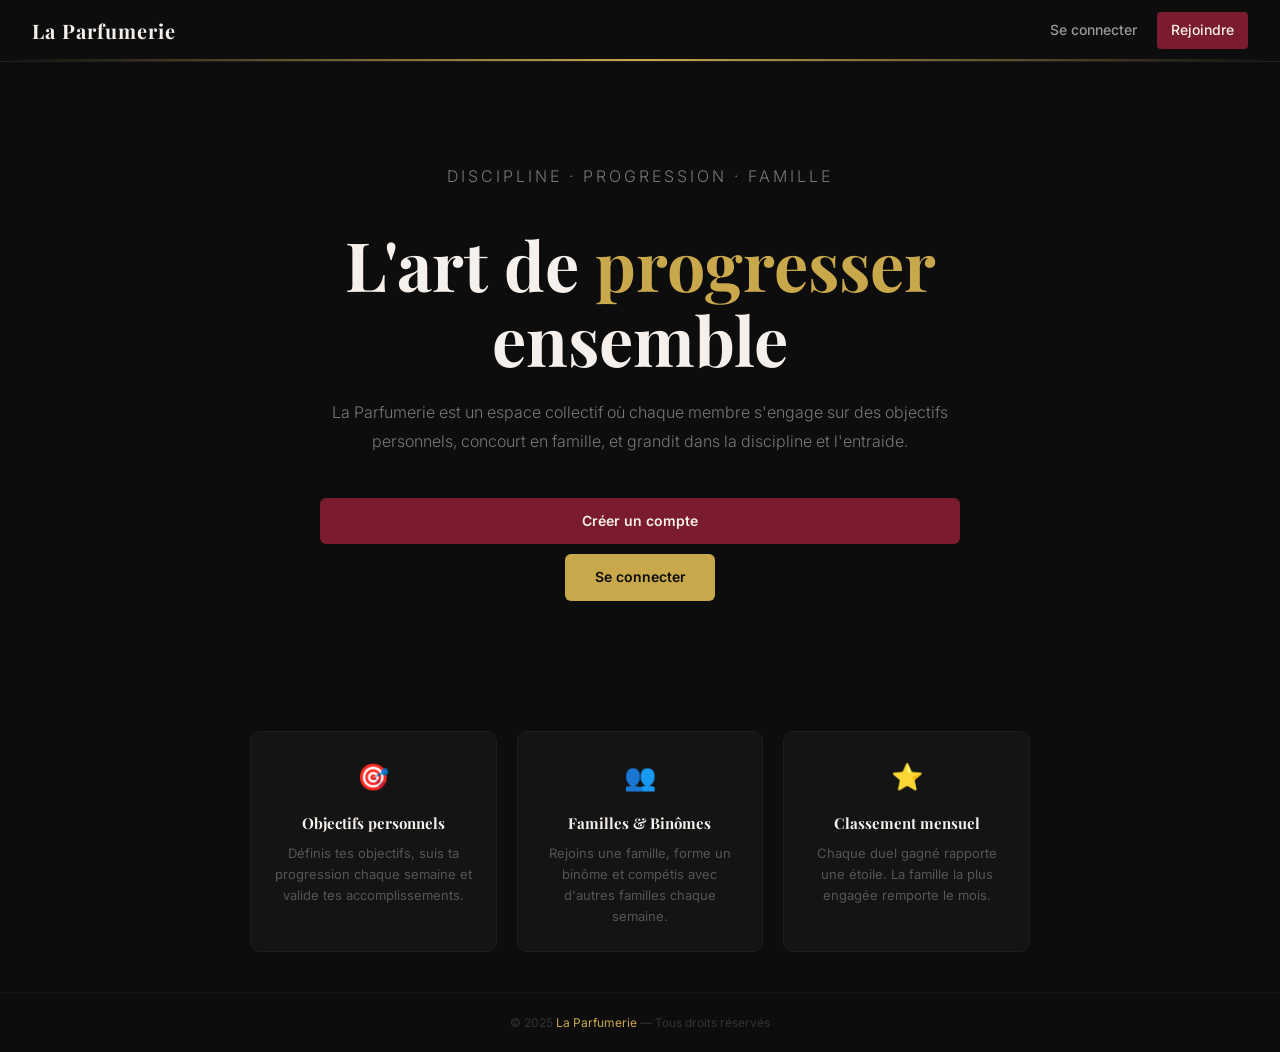
<file: index.html>
<!DOCTYPE html>
<html lang="fr">
<head>
  <meta charset="UTF-8">
  <meta name="viewport" content="width=device-width, initial-scale=1.0">
  <title>La Parfumerie — Discipline, Progression, Famille</title>
  <link rel="stylesheet" href="style.css">
</head>
<body>

  <header>
    <a href="index.html" class="logo">La <span>Parfumerie</span></a>
    <nav>
      <a href="connexion.html">Se connecter</a>
      <a href="inscription.html" class="btn-nav">Rejoindre</a>
    </nav>
  </header>

  <main style="flex-direction: column; align-items: center;">

    <div class="hero">
      <p class="hero-eyebrow">Discipline · Progression · Famille</p>
      <h1>L'art de <em>progresser</em><br>ensemble</h1>
      <p>
        La Parfumerie est un espace collectif où chaque membre s'engage 
        sur des objectifs personnels, concourt en famille, et grandit 
        dans la discipline et l'entraide.
      </p>
      <div class="hero-actions">
        <a href="inscription.html" class="btn btn-primary">Créer un compte</a>
        <a href="connexion.html" class="btn btn-gold">Se connecter</a>
      </div>
    </div>

    <div class="features">
      <div class="feature-card">
        <div class="feature-icon">🎯</div>
        <h3>Objectifs personnels</h3>
        <p>Définis tes objectifs, suis ta progression chaque semaine et valide tes accomplissements.</p>
      </div>
      <div class="feature-card">
        <div class="feature-icon">👥</div>
        <h3>Familles & Binômes</h3>
        <p>Rejoins une famille, forme un binôme et compétis avec d'autres familles chaque semaine.</p>
      </div>
      <div class="feature-card">
        <div class="feature-icon">⭐</div>
        <h3>Classement mensuel</h3>
        <p>Chaque duel gagné rapporte une étoile. La famille la plus engagée remporte le mois.</p>
      </div>
    </div>

  </main>

  <footer>
    <p>© 2025 <span>La Parfumerie</span> — Tous droits réservés</p>
  </footer>

</body>
</html>
</file>
<file: style.css>
@import url('https://fonts.googleapis.com/css2?family=Playfair+Display:wght@400;600;700&family=Inter:wght@300;400;500;600&display=swap');

:root {
  --noir:       #0D0D0D;
  --blanc:      #F5F0EB;
  --bordeaux:   #7B1C2E;
  --bordeaux-2: #5C1522;
  --dore:       #C9A84C;
  --dore-clair: #E8C96A;
  --gris:       #2A2A2A;
  --gris-clair: #E8E2DA;
  --erreur:     #C0392B;
  --succes:     #27AE60;
  --sidebar-w:  220px;
  --header-h:   62px;
}

*, *::before, *::after { box-sizing: border-box; margin: 0; padding: 0; }
html { scroll-behavior: smooth; }
body { font-family: 'Inter', sans-serif; background-color: var(--noir); color: var(--blanc); min-height: 100vh; line-height: 1.6; }

/* ─── Header ─── */
header {
  background-color: #0D0D0D;
  border-bottom: 1px solid #222;
  padding: 0 32px;
  height: var(--header-h);
  display: flex;
  justify-content: space-between;
  align-items: center;
  position: sticky;
  top: 0;
  z-index: 100;
}
header::after {
  content: '';
  position: absolute;
  bottom: 0; left: 0;
  width: 100%; height: 2px;
  background: linear-gradient(90deg, transparent, var(--dore), transparent);
}

.logo {
  font-family: 'Playfair Display', serif;
  font-size: 20px; font-weight: 700;
  color: var(--blanc); text-decoration: none; letter-spacing: 1px;
  flex-shrink: 0;
}
.logo span { color: var(--blanc); }

nav { display: flex; gap: 6px; align-items: center; }
nav a {
  color: #999; text-decoration: none;
  font-size: 14px; font-weight: 500;
  padding: 7px 14px; border-radius: 4px;
  transition: all 0.2s; white-space: nowrap;
}
nav a:hover { color: var(--blanc); background-color: #1A1A1A; }
nav a.btn-nav { background-color: var(--bordeaux); color: var(--blanc); }
nav a.btn-nav:hover { background-color: var(--bordeaux-2); }

/* ─── Layout dashboard ─── */
.dash-wrapper {
  display: grid;
  grid-template-columns: var(--sidebar-w) 1fr;
  min-height: calc(100vh - var(--header-h));
}

/* ─── Sidebar ─── */
.sidebar {
  background-color: #111;
  border-right: 1px solid #1E1E1E;
  padding: 24px 12px;
  display: flex;
  flex-direction: column;
  gap: 2px;
  position: sticky;
  top: var(--header-h);
  height: calc(100vh - var(--header-h));
  overflow-y: auto;
}
.sidebar-label {
  font-size: 10px; font-weight: 600; color: #3A3A3A;
  text-transform: uppercase; letter-spacing: 1.5px;
  padding: 0 10px; margin: 14px 0 4px;
}
.sidebar-link {
  display: flex; align-items: center; gap: 9px;
  padding: 9px 10px; border-radius: 6px;
  color: #555; text-decoration: none;
  font-size: 13px; font-weight: 500;
  transition: all 0.2s;
  border-left: 3px solid transparent;
}
.sidebar-link:hover { background-color: #1A1A1A; color: #D5CFC8; }
.sidebar-link.active {
  background-color: rgba(123,28,46,0.18);
  color: var(--blanc);
  border-left-color: var(--bordeaux);
}
.sidebar-icon { font-size: 15px; width: 18px; text-align: center; flex-shrink: 0; }

/* ─── Contenu principal ─── */
.content {
  padding: 32px 36px;
  overflow-x: hidden;
  min-width: 0; /* important pour éviter le débordement */
}

/* ─── Page title ─── */
.page-title {
  font-family: 'Playfair Display', serif;
  font-size: 24px; color: var(--blanc); margin-bottom: 4px;
}
.page-sub { font-size: 13px; color: #555; margin-bottom: 28px; }

/* ─── Formulaires (pages auth) ─── */
main.auth-main {
  min-height: calc(100vh - var(--header-h));
  display: flex; align-items: center; justify-content: center;
  padding: 40px 20px;
}
.card {
  background-color: #141414;
  border: 1px solid #2A2A2A;
  border-radius: 12px;
  padding: 44px 40px;
  width: 100%; max-width: 460px;
  box-shadow: 0 20px 60px rgba(0,0,0,0.5);
}
.card-header { text-align: center; margin-bottom: 32px; }
.card-header h2 {
  font-family: 'Playfair Display', serif;
  font-size: 26px; color: var(--blanc); margin-bottom: 8px;
}
.card-header p { font-size: 14px; color: #666; }
.card-divider {
  width: 36px; height: 2px;
  background-color: var(--dore);
  margin: 12px auto 0; border-radius: 2px;
}
.card-footer { text-align: center; margin-top: 22px; font-size: 14px; color: #555; }
.card-footer a { color: var(--dore); text-decoration: none; font-weight: 500; }

.form-group { margin-bottom: 18px; }
.form-row { display: grid; grid-template-columns: 1fr 1fr; gap: 14px; }

label {
  display: block; font-size: 11px; font-weight: 600;
  color: #666; text-transform: uppercase;
  letter-spacing: 0.8px; margin-bottom: 7px;
}
input[type="text"], input[type="email"],
input[type="password"], select, textarea {
  width: 100%; padding: 11px 14px;
  background-color: #1E1E1E;
  border: 1px solid #2A2A2A; border-radius: 6px;
  color: var(--blanc);
  font-family: 'Inter', sans-serif; font-size: 14px;
  transition: border-color 0.2s, box-shadow 0.2s;
  outline: none; -webkit-appearance: none;
}
input::placeholder, textarea::placeholder { color: #444; }
input:focus, select:focus, textarea:focus {
  border-color: var(--bordeaux);
  box-shadow: 0 0 0 3px rgba(123,28,46,0.15);
}

.btn { display: inline-flex; align-items: center; justify-content: center; gap: 8px; padding: 12px 22px; border: none; border-radius: 6px; font-family: 'Inter', sans-serif; font-size: 14px; font-weight: 600; cursor: pointer; transition: all 0.2s; text-decoration: none; }
.btn-primary { width: 100%; background-color: var(--bordeaux); color: var(--blanc); margin-top: 6px; }
.btn-primary:hover { background-color: var(--bordeaux-2); transform: translateY(-1px); box-shadow: 0 4px 20px rgba(123,28,46,0.35); }
.btn-primary:disabled { opacity: 0.6; cursor: not-allowed; transform: none; }
.btn-gold { background-color: var(--dore); color: var(--noir); }
.btn-gold:hover { background-color: var(--dore-clair); }

.msg { display: none; padding: 11px 14px; border-radius: 6px; font-size: 13px; font-weight: 500; margin-bottom: 18px; text-align: center; }
.msg.success { display: block; background: rgba(39,174,96,0.12); border: 1px solid rgba(39,174,96,0.35); color: #2ecc71; }
.msg.error { display: block; background: rgba(192,57,43,0.12); border: 1px solid rgba(192,57,43,0.35); color: #e74c3c; }

.spinner { width: 16px; height: 16px; border: 2px solid rgba(255,255,255,0.25); border-top-color: #fff; border-radius: 50%; animation: spin 0.7s linear infinite; display: inline-block; }
@keyframes spin { to { transform: rotate(360deg); } }

/* ─── Page accueil ─── */
.hero { text-align: center; max-width: 680px; padding: 60px 20px; }
.hero-eyebrow { font-size: 11px; font-weight: 600; color: var(--dore); text-transform: uppercase; letter-spacing: 3px; margin-bottom: 18px; }
.hero h1 { font-family: 'Playfair Display', serif; font-size: clamp(36px, 7vw, 68px); font-weight: 700; line-height: 1.1; color: var(--blanc); margin-bottom: 22px; }
.hero h1 em { font-style: normal; color: var(--dore); }
.hero p { font-size: 16px; color: #777; font-weight: 300; line-height: 1.8; margin-bottom: 36px; }
.hero-actions { display: flex; gap: 10px; justify-content: center; flex-wrap: wrap; }
.hero-actions .btn { min-width: 150px; }
.features { display: grid; grid-template-columns: repeat(3, 1fr); gap: 20px; max-width: 820px; width: 100%; padding: 0 20px; margin-top: 70px; }
.feature-card { background: #141414; border: 1px solid #1E1E1E; border-radius: 10px; padding: 24px 20px; text-align: center; transition: border-color 0.2s; }
.feature-card:hover { border-color: var(--bordeaux); }
.feature-icon { font-size: 26px; margin-bottom: 14px; }
.feature-card h3 { font-family: 'Playfair Display', serif; font-size: 15px; color: var(--blanc); margin-bottom: 8px; }
.feature-card p { font-size: 13px; color: #555; line-height: 1.6; }

footer { text-align: center; padding: 20px; border-top: 1px solid #141414; font-size: 12px; color: #333; }
footer span { color: var(--dore); }

/* ─── Correction centrage accueil + connexion + inscription uniquement ─── */

/* Page d'accueil */
main:has(> .hero) {
  min-height: calc(100vh - var(--header-h));
  display: flex;
  flex-direction: column;
  align-items: center;
  justify-content: center;
  padding: 40px 20px;
  width: 100%;
}

main:has(> .hero) .hero {
  margin: 0 auto;
  text-align: center;
}

main:has(> .hero) .features {
  margin-left: auto;
  margin-right: auto;
}

/* Pages connexion / inscription */
main.auth-main,
main:has(> .card) {
  min-height: calc(100vh - var(--header-h));
  display: flex;
  align-items: center;
  justify-content: center;
  padding: 40px 20px;
  width: 100%;
}

main.auth-main .card,
main:has(> .card) .card {
  margin: 0 auto;
}

/* ══════════════════════════════════════
   RESPONSIVE — MOBILE FIRST
══════════════════════════════════════ */

/* Tablette large (≤ 1024px) */
@media (max-width: 1024px) {
  :root { --sidebar-w: 180px; }
  .content { padding: 24px 24px; }
}

/* Tablette (≤ 768px) : sidebar cachée, layout 1 colonne */
@media (max-width: 768px) {
  header { padding: 0 16px; }
  .logo { font-size: 17px; }
  nav a { padding: 6px 10px; font-size: 13px; }

  .dash-wrapper { grid-template-columns: 1fr; }
  .sidebar { display: none; }
  .content { padding: 20px 16px; }

  /* Barre de navigation mobile en bas */
  .mobile-nav {
    display: flex;
    position: fixed;
    bottom: 0; left: 0; right: 0;
    background: #111;
    border-top: 1px solid #1E1E1E;
    z-index: 90;
    padding: 8px 0 12px;
  }
  .mobile-nav a {
    flex: 1; display: flex; flex-direction: column;
    align-items: center; gap: 3px;
    text-decoration: none; color: #555;
    font-size: 10px; font-weight: 500;
    transition: color 0.2s;
  }
  .mobile-nav a.active { color: var(--bordeaux); }
  .mobile-nav a .nav-icon { font-size: 20px; }

  /* Padding en bas pour la nav mobile */
  .content { padding-bottom: 80px; }

  .form-row { grid-template-columns: 1fr; }
  .features { grid-template-columns: 1fr; }
  .card { padding: 32px 22px; }
}

/* Mobile (≤ 480px) */
@media (max-width: 480px) {
  .hero h1 { font-size: 32px; }
  .card { padding: 28px 16px; border-radius: 8px; }
}
</file>
